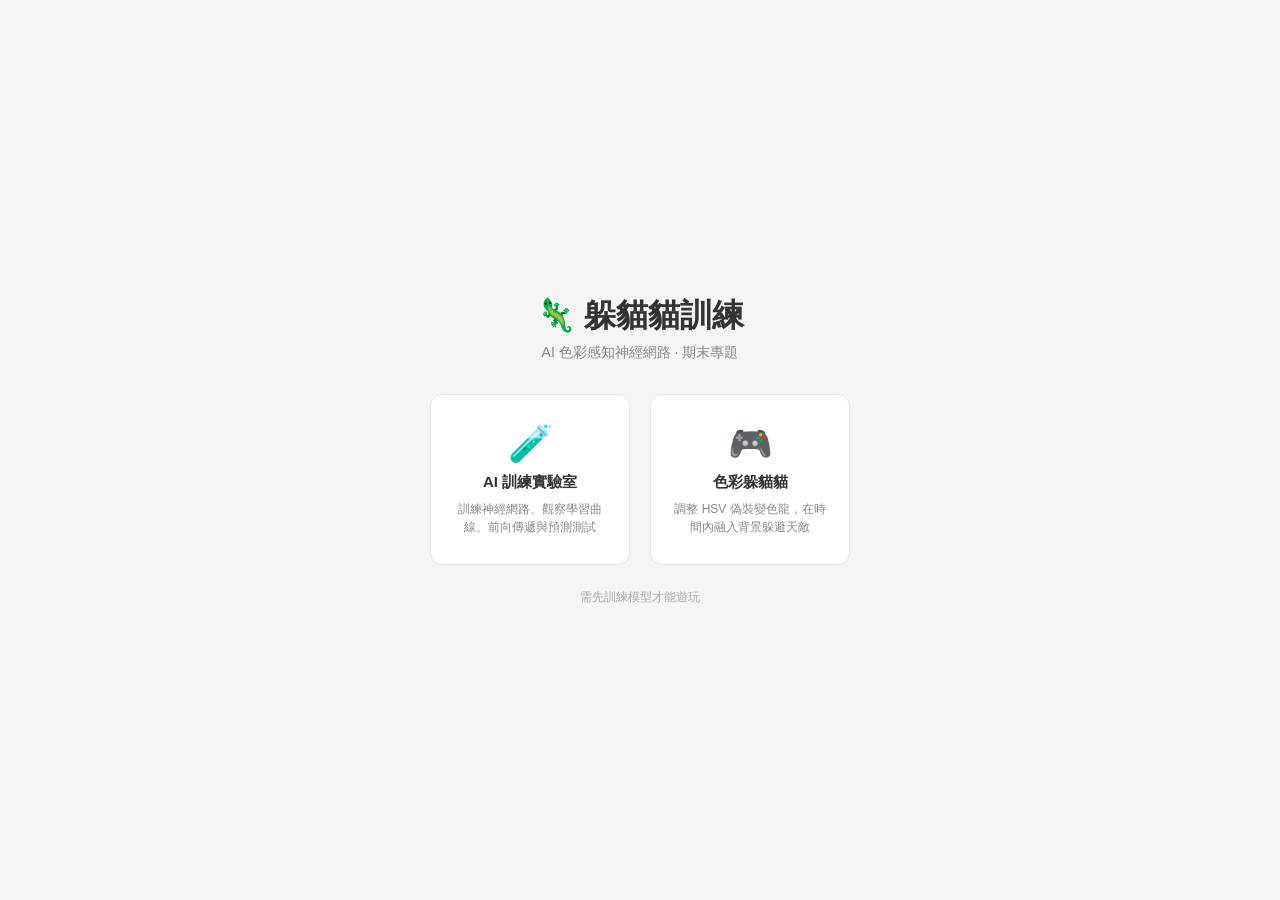
<file: index.html>
<!DOCTYPE html>
<html lang="zh-TW">
<head>
<meta charset="UTF-8">
<meta name="viewport" content="width=device-width, initial-scale=1.0">
<title>躲貓貓訓練 — AI 色感教練</title>
<link rel="stylesheet" href="css/style.css">
</head>
<body>
<div class="landing">
  <h1>🦎 躲貓貓訓練</h1>
  <p class="landing-sub">AI 色彩感知神經網路 · 期末專題</p>
  <div class="landing-cards">
    <a href="training.html" class="landing-card">
      <span class="lc-icon">🧪</span>
      <span class="lc-title">AI 訓練實驗室</span>
      <span class="lc-desc">訓練神經網路、觀察學習曲線、前向傳遞與預測測試</span>
    </a>
    <a href="game.html" class="landing-card">
      <span class="lc-icon">🎮</span>
      <span class="lc-title">色彩躲貓貓</span>
      <span class="lc-desc">調整 HSV 偽裝變色龍，在時間內融入背景躲避天敵</span>
    </a>
  </div>
  <p class="landing-footer">需先訓練模型才能遊玩</p>
</div>
</body>
</html>
</file>
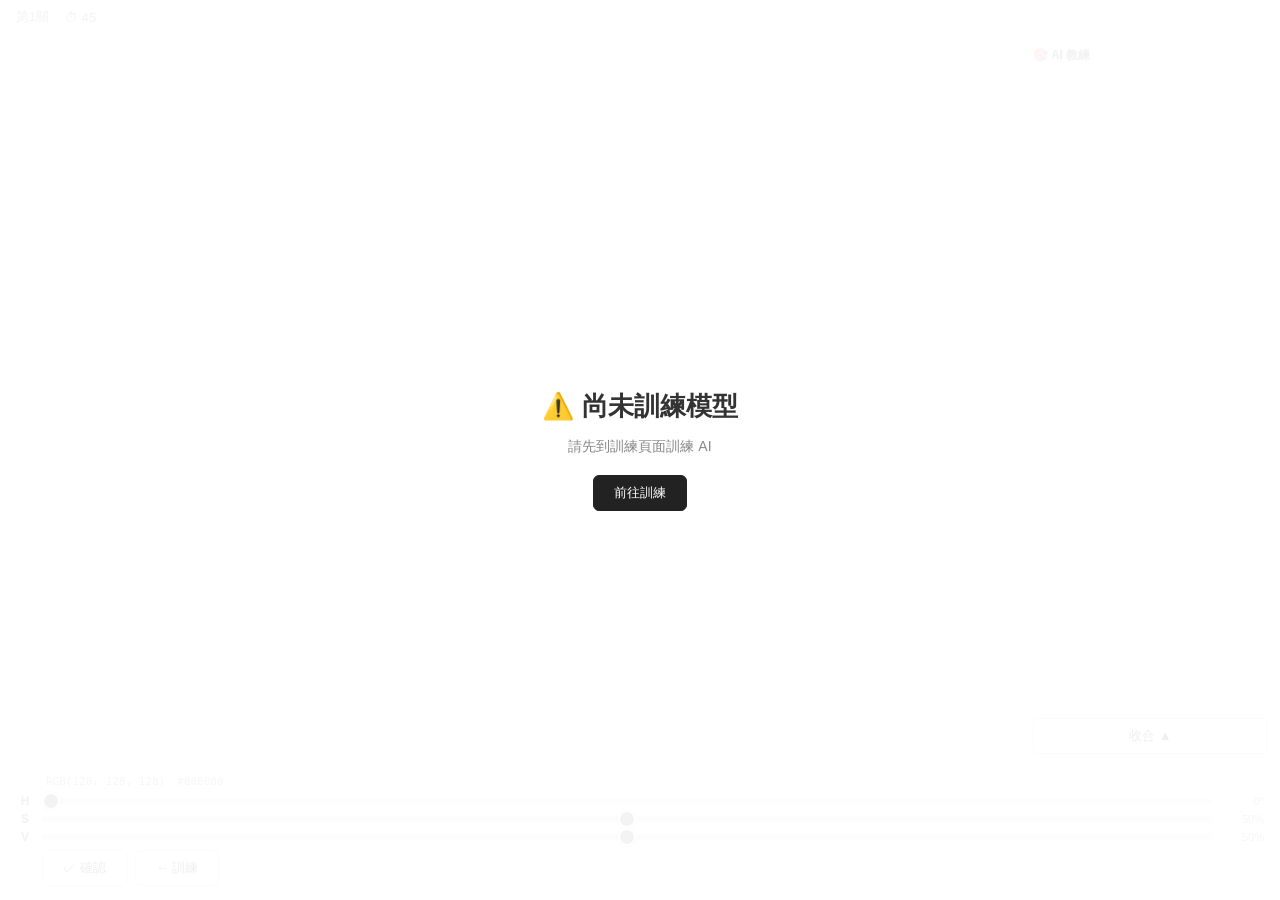
<file: game.html>
<!DOCTYPE html>
<html lang="zh-TW">
<head>
<meta charset="UTF-8">
<meta name="viewport" content="width=device-width, initial-scale=1.0, maximum-scale=1.0, user-scalable=no">
<title>變色龍訓練 — 遊戲</title>
<link rel="stylesheet" href="css/style.css">
</head>
<body class="page-game">
<div class="game-root">

  <div class="g-hud">
    <span class="g-stat" id="g-level">第1關</span>
    <span class="g-stat" id="g-timer">⏱ 45</span>
  </div>

  <div class="g-body">
    <div class="g-canvas-wrap" id="canvas-wrap">
      <canvas id="game-canvas"></canvas>
      <div class="canvas-hint" id="canvas-hint"></div>
    </div>

    <div class="g-sidebar" id="g-sidebar">
      <div class="g-sidebar-inner">
        <div class="g-sidebar-label">🎯 AI 教練</div>
        <div id="coach-msg" class="coach-msg"></div>
        <button class="btn btn-side-toggle" id="btn-side-toggle">收合 ▲</button>
      </div>
    </div>
  </div>

  <div class="g-controls">
    <div class="g-rgb-line">
      <span id="g-rgb">RGB(128, 128, 128)</span>
      <span id="g-hex">#808080</span>
    </div>
    <div class="g-slider-row">
      <span class="sl-lbl">H</span>
      <input type="range" id="sl-h" min="0" max="360" value="0">
      <span class="sl-val" id="sl-h-val">0°</span>
    </div>
    <div class="g-slider-row">
      <span class="sl-lbl">S</span>
      <input type="range" id="sl-s" min="0" max="1" step="0.01" value="0.5">
      <span class="sl-val" id="sl-s-val">50%</span>
    </div>
    <div class="g-slider-row">
      <span class="sl-lbl">V</span>
      <input type="range" id="sl-v" min="0" max="1" step="0.01" value="0.5">
      <span class="sl-val" id="sl-v-val">50%</span>
    </div>
    <div class="g-controls-row2">
      <button class="btn btn-confirm" id="btn-confirm">✓ 確認</button>
      <a href="training.html" class="btn btn-link">← 訓練</a>
    </div>
  </div>
</div>

<div class="panel-overlay" id="panel-overlay">
  <div class="overlay-box">
    <h2 id="overlay-title"></h2>
    <div id="overlay-body"></div>
    <button class="btn btn-primary" id="overlay-btn"></button>
  </div>
</div>

<script src="js/config.js"></script>
<script src="js/training-data.js"></script>
<script src="js/model.js"></script>
<script src="js/coach.js"></script>
<script src="js/game.js"></script>
<script src="js/renderer.js"></script>
<script>
(() => {
  let model, coach, game, renderer;
  let animId = null, lastT = 0;
  let isRoundActive = false;

  const $ = id => document.getElementById(id);
  const slH = $('sl-h'), slS = $('sl-s'), slV = $('sl-v');

  async function init() {
    model = new ColorNet();

    // Check if model data exists in localStorage (doesn't need tf.js)
    if (model.hasSavedData()) {
      // Try to reconstruct the model (needs tf.js)
      const modelReady = await model.loadModelFromStorage();
      if (!modelReady) {
        console.warn('TF.js unavailable or model load failed — playing without AI model');
        $('coach-msg').innerHTML =
          '<strong style="color:#888">⚠️ AI 模型未載入</strong><br>' +
          '<span style="color:#aaa;font-size:11px">遊戲仍可進行，但教練不會有模型預測</span>';
      }
    } else {
      $('panel-overlay').classList.add('show');
      $('overlay-title').textContent = '⚠️ 尚未訓練模型';
      $('overlay-body').innerHTML = '<p style="color:#888;margin:8px 0">請先到訓練頁面訓練 AI</p>';
      $('overlay-btn').textContent = '前往訓練';
      $('overlay-btn').onclick = () => location.href = 'training.html';
      return;
    }

    coach = new AICoach(model);
    game = new Game();
    renderer = new Renderer($('game-canvas'));

    $('btn-confirm').addEventListener('click', onConfirmClick);
    slH.addEventListener('input', onSliderChange);
    slS.addEventListener('input', onSliderChange);
    slV.addEventListener('input', onSliderChange);
    $('btn-side-toggle').addEventListener('click', toggleSidebar);
    $('overlay-btn').addEventListener('click', onOverlayBtn);
    $('canvas-wrap').addEventListener('click', onCanvasClick);

    updateSliderSpectrum(0, 0.5, 0.5);
    startNewGame();
  }

  /* ── Game Lifecycle ── */

  function startNewGame() {
    game.startNewGame();
    syncSlidersFromGame();
    isRoundActive = true;
    $('panel-overlay').classList.remove('show');
    showHint('');
    $('coach-msg').innerHTML = '';
    lastT = performance.now();
    if (animId) cancelAnimationFrame(animId);
    runLoop();
  }

  function startNextRound() {
    if (game.isGameOver() || game.isVictory()) return;
    game.nextRound();
    syncSlidersFromGame();
    isRoundActive = true;
    $('panel-overlay').classList.remove('show');
    showHint('');
    $('coach-msg').innerHTML = '';
    lastT = performance.now();
  }

  /* ── Game Loop ── */

  function runLoop() {
    const loop = (ts) => {
      const dt = Math.min((ts - lastT) / 1000, 0.05);
      lastT = ts;

      if (isRoundActive) {
        const r = game.update(dt);
        drawScene();
        updateHUD();

        if (r.done) {
          isRoundActive = false;
          handleRoundEnd();
        }
      }

      animId = requestAnimationFrame(loop);
    };
    animId = requestAnimationFrame(loop);
  }

  function handleRoundEnd() {
    const res = game.result;
    if (!res) return;
    showCoachResult(res);
    if (res.pass) {
      renderer.drawResultOverlay(res);
      if (game.isVictory()) {
        renderer.drawVictoryOverlay();
        showOverlay('🎉 全部通關！', '你通過了所有 5 個關卡！', '返回訓練');
        $('overlay-btn').onclick = () => location.href = 'training.html';
      } else {
        showHint(`✅ 第${res.level + 1}關通過！ 點擊繼續 →`);
      }
    } else {
      renderer.drawResultOverlay(res);
      showOverlay('✗ 偽裝失敗', `第${res.level + 1}關 誤差 ${(res.diff * 100).toFixed(1)}% 超過容許值 ${(res.tol * 100).toFixed(1)}%`, '返回訓練');
      $('overlay-btn').onclick = () => location.href = 'training.html';
    }
  }

  /* ── Coach ── */

  function showCoachResult(res) {
    const msg = $('coach-msg');
    if (res.pass) {
      msg.innerHTML = `<strong style="color:#2e7d32">✓ 通過！</strong><br>
        <span style="color:#888;font-size:11px">誤差 ${(res.diff * 100).toFixed(1)}% 在容許範圍內</span>`;
    } else {
      const userRGB = hsv2rgb(game.userH, game.userS, game.userV);
      const targetRGB = hsv2rgb(game.targetH, game.targetS, game.targetV);
      const res2 = coach.analyze(
        { h: game.targetH, s: game.targetS, v: game.targetV },
        { h: game.userH, s: game.userS, v: game.userV }
      );
      msg.innerHTML = `<strong style="color:#c62828">✗ 色差過大</strong><br>
        <span style="color:#888;font-size:11px">誤差 ${(res.diff * 100).toFixed(1)}%  /  容許 ${(res.tol * 100).toFixed(1)}%</span>
        <div style="margin-top:8px;font-size:13px">${res2.advice.map(a => `<div>• ${a}</div>`).join('')}</div>`;
    }
  }

  /* ── Input Handlers ── */

  function onSliderChange() {
    const h = parseFloat(slH.value), s = parseFloat(slS.value), v = parseFloat(slV.value);
    game.userH = h; game.userS = s; game.userV = v;
    updateSliderSpectrum(h, s, v);
    updateLabels();
    /* no real-time coach update — only on confirm/time-up */
  }

  function onConfirmClick() {
    if (isRoundActive) {
      game.confirmCheck();
      isRoundActive = false;
      handleRoundEnd();
    } else {
      onCanvasClick();
    }
  }

  function onCanvasClick() {
    if (isRoundActive) return;
    if (game.isGameOver() || game.isVictory()) return;
    startNextRound();
  }

  function onOverlayBtn() {
    /* handled per-case in handleRoundEnd */
  }

  /* ── UI Updates ── */

  function drawScene() {
    renderer.drawScene(
      game.level,
      { h: game.userH, s: game.userS, v: game.userV },
      { h: game.targetH, s: game.targetS, v: game.targetV },
      game.timeLeft
    );
  }

  function updateHUD() {
    $('g-level').textContent = game.getLevelConfig().name;
    const tl = Math.ceil(game.timeLeft);
    $('g-timer').textContent = `⏱ ${Math.max(0, tl)}`;
    $('g-timer').style.color = tl > 0 && tl <= 10 ? '#dc2626' : '#666';
    $('btn-confirm').textContent = isRoundActive ? '✓ 確認' : '▶ 繼續';
  }

  function showHint(text) {
    $('canvas-hint').textContent = text;
    $('canvas-hint').style.display = text ? 'block' : 'none';
  }

  function showOverlay(title, body, btnText) {
    $('overlay-title').textContent = title;
    $('overlay-body').innerHTML = body;
    $('overlay-btn').textContent = btnText;
    $('panel-overlay').classList.add('show');
    if (animId) { cancelAnimationFrame(animId); animId = null; }
  }

  function syncSlidersFromGame() {
    slH.value = game.userH;
    slS.value = game.userS;
    slV.value = game.userV;
    updateSliderSpectrum(game.userH, game.userS, game.userV);
    updateLabels();
  }

  function updateLabels() {
    const h = parseFloat(slH.value), s = parseFloat(slS.value), v = parseFloat(slV.value);
    $('sl-h-val').textContent = `${Math.round(h)}°`;
    $('sl-s-val').textContent = `${Math.round(s * 100)}%`;
    $('sl-v-val').textContent = `${Math.round(v * 100)}%`;
    const [r, g, b] = hsv2rgb(h, s, v);
    $('g-rgb').textContent = `RGB(${Math.round(r*255)}, ${Math.round(g*255)}, ${Math.round(b*255)})`;
    $('g-hex').textContent = rgb2hex(r, g, b);
  }

  function updateSliderSpectrum(h, s, v) {
    slH.style.background = 'linear-gradient(to right,#f00,#ff0,#0f0,#0ff,#00f,#f0f,#f00)';
    slS.style.background = `linear-gradient(to right,${hsv2hex(h,0,v)},${hsv2hex(h,1,v)})`;
    slV.style.background = `linear-gradient(to right,${hsv2hex(h,s,0)},${hsv2hex(h,s,1)})`;
  }

  function toggleSidebar() {
    const sb = $('g-sidebar'), btn = $('btn-side-toggle');
    sb.classList.toggle('collapsed');
    btn.textContent = sb.classList.contains('collapsed') ? '展開 ▼' : '收合 ▲';
  }

  document.addEventListener('DOMContentLoaded', init);
})();
</script>
</body>
</html>
</file>
<file: css/style.css>
* { margin: 0; padding: 0; box-sizing: border-box; }
body { font-family: -apple-system, BlinkMacSystemFont, 'Segoe UI', Roboto, sans-serif; color: #333; background: #f5f5f5; }
a { color: inherit; text-decoration: none; }

/* ===== LANDING (index.html) ===== */
.landing { display: flex; flex-direction: column; align-items: center; justify-content: center; min-height: 100vh; padding: 40px 20px; text-align: center; }
.landing h1 { font-size: 32px; margin-bottom: 6px; }
.landing-sub { color: #888; font-size: 14px; margin-bottom: 32px; }
.landing-cards { display: flex; gap: 20px; flex-wrap: wrap; justify-content: center; }
.landing-card { display: flex; flex-direction: column; align-items: center; gap: 8px; width: 200px; padding: 28px 20px; background: #fff; border: 1px solid #e5e5e5; border-radius: 12px; transition: box-shadow 0.2s; cursor: pointer; }
.landing-card:hover { box-shadow: 0 4px 16px rgba(0,0,0,0.08); }
.lc-icon { font-size: 36px; }
.lc-title { font-weight: 600; font-size: 15px; }
.lc-desc { font-size: 12px; color: #888; line-height: 1.5; }
.landing-footer { margin-top: 24px; font-size: 12px; color: #aaa; }

/* ===== TRAINING PAGE ===== */
.page-training { background: #f8f8f8; }
.training-wrap { max-width: 920px; margin: 0 auto; padding: 28px 20px 60px; }
.train-title { font-size: 22px; font-weight: 700; }
.train-sub { font-size: 13px; color: #888; margin-bottom: 20px; }
.train-grid { display: grid; grid-template-columns: 1fr 1fr; gap: 14px; }
.tcard { background: #fff; border: 1px solid #e5e5e5; border-radius: 8px; padding: 16px; }
.tcard-wide { grid-column: 1 / -1; }
.tcard-h { font-size: 13px; font-weight: 600; color: #444; margin-bottom: 10px; padding-bottom: 6px; border-bottom: 1px solid #eee; }
.train-bar { display: flex; align-items: center; gap: 12px; flex-wrap: wrap; }
.train-progress { flex: 1; min-width: 100px; }
.pbar { height: 4px; background: #e5e5e5; border-radius: 2px; overflow: hidden; }
.pfill { height: 100%; width: 0%; background: #222; border-radius: 2px; transition: width 0.3s; }
.ptext { font-size: 11px; color: #888; margin-top: 2px; }
#train-status { font-size: 12px; color: #666; white-space: nowrap; }
.data-grid { display: flex; flex-wrap: wrap; gap: 1px; max-height: 170px; overflow-y: auto; }
.data-swatch { width: 13px; height: 13px; border-radius: 1px; flex-shrink: 0; }
.arch-table { width: 100%; border-collapse: collapse; font-size: 12px; }
.arch-table th { text-align: left; padding: 5px 8px; color: #888; font-weight: 500; border-bottom: 1px solid #eee; font-size: 11px; }
.arch-table td { padding: 4px 8px; border-bottom: 1px solid #f5f5f5; }
.arch-table tr:last-child td { border-bottom: none; }
.param-info { font-size: 11px; color: #888; margin-top: 6px; }
.bp-desc { font-size: 11px; color: #666; line-height: 1.7; }
#training-chart { width: 100%; height: 170px; border-radius: 4px; display: block; }
.demo-hint { font-size: 11px; color: #888; margin-bottom: 8px; }
.fw-wrap { margin-top: 10px; }
.fw-stack { display: flex; flex-direction: column; gap: 2px; max-height: 280px; overflow-y: auto; }
.fw-node { background: #f8f8f8; border: 1px solid #e5e5e5; border-radius: 4px; padding: 6px 10px; font-size: 11px; word-break: break-all; }
.fw-node strong { color: #555; }
.fw-node code { font-size: 10px; color: #888; }
.fw-arr { text-align: center; font-size: 12px; color: #aaa; padding: 1px 0; }
.pred-table { width: 100%; border-collapse: collapse; font-size: 11px; }
.pred-table th { text-align: left; padding: 4px 6px; color: #888; font-weight: 500; border-bottom: 1px solid #eee; }
.pred-table td { padding: 4px 6px; border-bottom: 1px solid #f5f5f5; }
.swatch { display: inline-block; width: 20px; height: 20px; border-radius: 3px; vertical-align: middle; }

/* ===== GAME PAGE ===== */
.page-game { background: #fff; height: 100vh; overflow: hidden; display: flex; flex-direction: column; }
.game-root { display: flex; flex-direction: column; height: 100vh; }
.g-hud { display: flex; align-items: center; gap: 16px; padding: 8px 16px; background: #fff; border-bottom: 1px solid #eee; font-size: 13px; flex-shrink: 0; }
.g-stat { color: #666; }
#g-timer { color: #666; }

.g-body { display: flex; flex: 1; min-height: 0; }
.g-canvas-wrap { flex: 1; position: relative; overflow: hidden; cursor: pointer; }
#game-canvas { width: 100%; height: 100%; display: block; }

.canvas-hint {
  display: none;
  position: absolute;
  bottom: 20px;
  left: 50%;
  transform: translateX(-50%);
  background: rgba(0,0,0,0.55);
  color: #fff;
  padding: 8px 20px;
  border-radius: 20px;
  font-size: 13px;
  font-weight: 500;
  pointer-events: none;
  white-space: nowrap;
  z-index: 5;
}

.g-sidebar { width: 260px; flex-shrink: 0; border-left: 1px solid #eee; background: #fafafa; display: flex; flex-direction: column; overflow: hidden; transition: width 0.25s; }
.g-sidebar.collapsed { width: 40px; }
.g-sidebar-inner { padding: 12px; overflow-y: auto; flex: 1; display: flex; flex-direction: column; }
.g-sidebar.collapsed .g-sidebar-inner > *:not(.btn-side-toggle) { display: none; }
.g-sidebar-label { font-size: 12px; font-weight: 600; color: #555; margin-bottom: 8px; }
.coach-msg { font-size: 12px; line-height: 1.7; }
.btn-side-toggle { margin-top: auto; padding: 4px 0; border: none; background: none; color: #888; font-size: 11px; cursor: pointer; text-align: center; }
.btn-side-toggle:hover { color: #333; }

.g-controls { padding: 8px 16px 14px; background: #fff; border-top: 1px solid #eee; flex-shrink: 0; }
.g-rgb-line { display: flex; gap: 12px; align-items: center; font-size: 11px; color: #888; margin-bottom: 6px; padding-left: 30px; }
.g-rgb-line span { font-family: monospace; }

.g-slider-row { display: flex; align-items: center; gap: 8px; margin-bottom: 4px; }
.sl-lbl { width: 18px; font-size: 12px; font-weight: 600; color: #555; text-align: center; }
.g-slider-row input[type="range"] { flex: 1; height: 6px; -webkit-appearance: none; appearance: none; border-radius: 3px; outline: none; background: #e0e0e0; }
.g-slider-row input[type="range"]::-webkit-slider-thumb { -webkit-appearance: none; width: 18px; height: 18px; border-radius: 50%; background: #666; cursor: pointer; border: 2px solid #fff; box-shadow: 0 1px 4px rgba(0,0,0,0.2); }
.g-slider-row input[type="range"]::-moz-range-thumb { width: 18px; height: 18px; border-radius: 50%; background: #666; cursor: pointer; border: 2px solid #fff; box-shadow: 0 1px 4px rgba(0,0,0,0.2); }
.sl-val { width: 44px; font-size: 11px; color: #888; text-align: right; font-variant-numeric: tabular-nums; }

.g-controls-row2 { display: flex; gap: 8px; align-items: center; margin-top: 6px; padding-left: 26px; }
.btn-confirm { padding: 6px 18px; border: 1px solid #ccc; border-radius: 5px; background: #f0f0f0; font-size: 12px; cursor: pointer; color: #333; font-family: inherit; }
.btn-confirm:hover { background: #e0e0e0; }
.btn-link { padding: 6px 12px; font-size: 11px; color: #888; }
.btn-link:hover { color: #333; }

/* ===== OVERLAY (gameover) ===== */
.panel-overlay { display: none; position: fixed; inset: 0; z-index: 100; background: rgba(255,255,255,0.92); justify-content: center; align-items: center; }
.panel-overlay.show { display: flex; }
.overlay-box { text-align: center; max-width: 320px; padding: 24px; }
.overlay-box h2 { font-size: 26px; margin-bottom: 10px; }
#overlay-body { font-size: 14px; color: #555; line-height: 1.8; margin-bottom: 16px; }

/* ===== SHARED ===== */
.btn { padding: 8px 20px; border: 1px solid #ccc; border-radius: 6px; background: #fff; font-size: 13px; font-weight: 500; cursor: pointer; color: #333; font-family: inherit; transition: background 0.15s; }
.btn:hover { background: #f0f0f0; }
.btn:disabled { opacity: 0.5; cursor: default; }
.btn-primary { background: #222; color: #fff; border-color: #222; }
.btn-primary:hover { background: #444; }

/* ===== RWD ===== */
@media (max-width: 768px) {
  .landing-cards { flex-direction: column; align-items: center; }
  .landing-card { width: 260px; }
  .training-wrap { padding: 16px 12px 40px; }
  .train-grid { grid-template-columns: 1fr; }
  .train-bar { flex-direction: column; align-items: stretch; }
  .train-progress { min-width: 0; }

  .g-hud { gap: 10px; padding: 6px 10px; font-size: 12px; flex-wrap: wrap; }
  .g-body { flex-direction: column; }
  .g-sidebar { width: auto; max-height: 30%; border-left: none; border-top: 1px solid #eee; }
  .g-sidebar.collapsed { max-height: 36px; }
  .g-sidebar-inner { padding: 8px 10px; }
  .g-controls { padding: 6px 10px 12px; }
  .g-slider-row input[type="range"] { height: 8px; }
  .g-slider-row input[type="range"]::-webkit-slider-thumb { width: 22px; height: 22px; }
  .g-rgb-line { padding-left: 0; font-size: 10px; }
  .g-controls-row2 { padding-left: 0; }
}

@media (max-width: 480px) {
  .g-hud { font-size: 11px; gap: 6px; }
  .g-sidebar { max-height: 25%; }
  .coach-msg { font-size: 11px; }
}
</file>
